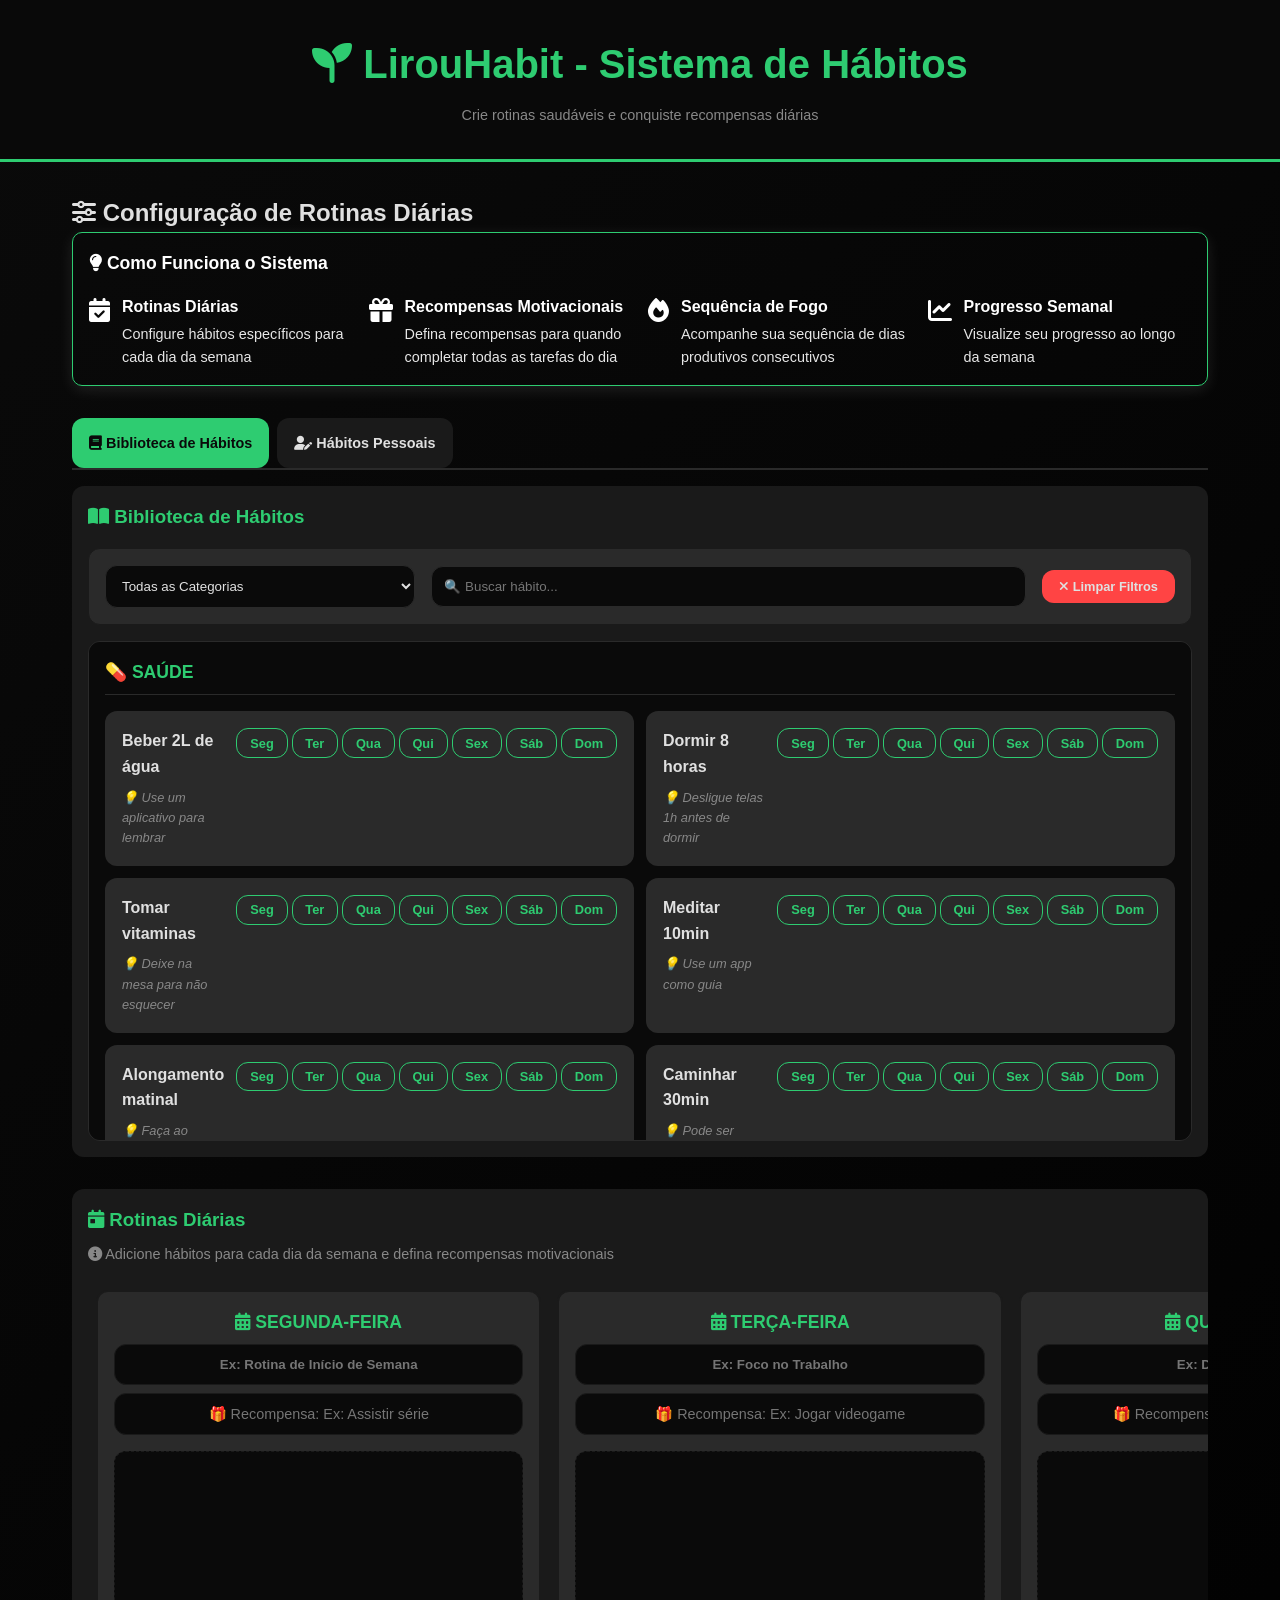
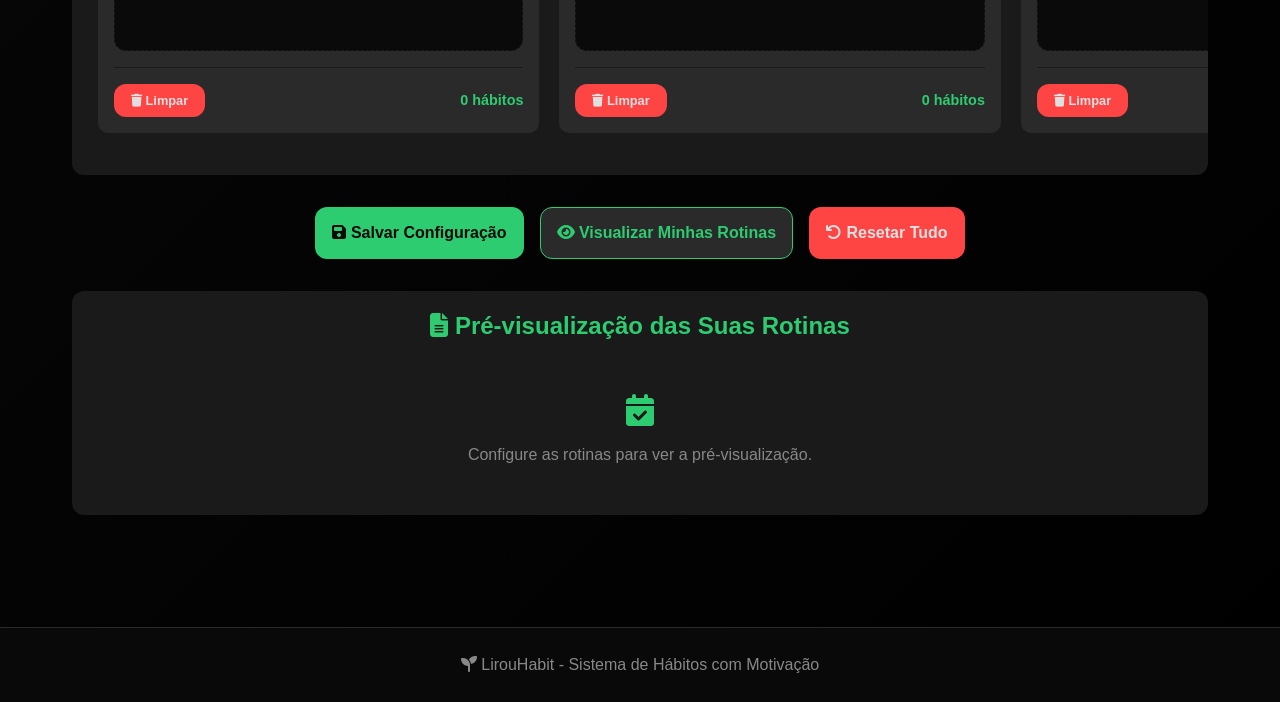
<file: index.html>
<!DOCTYPE html>
<html lang="pt-BR">
<head>
    <meta charset="UTF-8">
    <meta name="viewport" content="width=device-width, initial-scale=1.0">
    <title>LirouHabit - Sistema de Hábitos com Motivação</title>
    <link rel="stylesheet" href="https://cdnjs.cloudflare.com/ajax/libs/font-awesome/6.4.0/css/all.min.css">
    <link rel="stylesheet" href="style.css">
    <!-- Google tag (gtag.js) -->
    <script async src="https://www.googletagmanager.com/gtag/js?id=G-GEVTH1XCMR"></script>
    <script>
      window.dataLayer = window.dataLayer || [];
      function gtag(){dataLayer.push(arguments);}
      gtag('js', new Date());
      gtag('config', 'G-GEVTH1XCMR');
    </script>
</head>
<body>
    <header>
        <div class="header-content">
            <h1><i class="fas fa-seedling"></i> LirouHabit - Sistema de Hábitos</h1>
            <p>Crie rotinas saudáveis e conquiste recompensas diárias</p>
        </div>
    </header>

    <main>
        <section class="configuracao-avancada">
            <h2><i class="fas fa-sliders-h"></i> Configuração de Rotinas Diárias</h2>
            
            <!-- Informações Importantes -->
            <div class="info-sistema">
                <div class="info-card">
                    <h3><i class="fas fa-lightbulb"></i> Como Funciona o Sistema</h3>
                    <div class="info-grid">
                        <div class="info-item">
                            <i class="fas fa-calendar-check"></i>
                            <div>
                                <strong>Rotinas Diárias</strong>
                                <p>Configure hábitos específicos para cada dia da semana</p>
                            </div>
                        </div>
                        <div class="info-item">
                            <i class="fas fa-gift"></i>
                            <div>
                                <strong>Recompensas Motivacionais</strong>
                                <p>Defina recompensas para quando completar todas as tarefas do dia</p>
                            </div>
                        </div>
                        <div class="info-item">
                            <i class="fas fa-fire"></i>
                            <div>
                                <strong>Sequência de Fogo</strong>
                                <p>Acompanhe sua sequência de dias produtivos consecutivos</p>
                            </div>
                        </div>
                        <div class="info-item">
                            <i class="fas fa-chart-line"></i>
                            <div>
                                <strong>Progresso Semanal</strong>
                                <p>Visualize seu progresso ao longo da semana</p>
                            </div>
                        </div>
                    </div>
                </div>
            </div>

            <!-- Abas para Biblioteca -->
            <div class="abas-biblioteca">
                <button class="aba ativa" data-aba="biblioteca-principal">
                    <i class="fas fa-book"></i> Biblioteca de Hábitos
                </button>
                <button class="aba" data-aba="biblioteca-pessoal">
                    <i class="fas fa-user-edit"></i> Hábitos Pessoais
                </button>
            </div>
            
            <!-- Biblioteca Principal -->
            <div id="biblioteca-principal" class="conteudo-aba ativa">
                <div class="biblioteca-exercicios">
                    <h3><i class="fas fa-book-open"></i> Biblioteca de Hábitos</h3>
                    <div class="filtros">
                        <select id="filtro-categoria">
                            <option value="">Todas as Categorias</option>
                            <option value="saude">💊 Saúde</option>
                            <option value="produtividade">⚡ Produtividade</option>
                            <option value="mental">🧠 Saúde Mental</option>
                            <option value="fitness">🏃‍♂️ Fitness</option>
                            <option value="aprendizado">📚 Aprendizado</option>
                            <option value="social">👥 Social</option>
                            <option value="casa">🏠 Casa</option>
                            <option value="financeiro">💰 Financeiro</option>
                        </select>
                        <input type="text" id="busca-habito" placeholder="🔍 Buscar hábito...">
                        <button id="btn-limpar-filtros" class="btn-limpar">
                            <i class="fas fa-times"></i> Limpar Filtros
                        </button>
                    </div>
                    <div id="lista-habitos" class="lista-exercicios">
                        <!-- Hábitos carregados via JavaScript -->
                    </div>
                </div>
            </div>
            
            <!-- Biblioteca Pessoal -->
            <div id="biblioteca-pessoal" class="conteudo-aba">
                <div class="biblioteca-pessoal">
                    <h3><i class="fas fa-user-edit"></i> Hábitos Pessoais</h3>
                    <div class="adicionar-exercicio-pessoal">
                        <div class="form-grid">
                            <input type="text" id="novo-habito-nome" placeholder="Nome do hábito">
                            <select id="novo-habito-categoria">
                                <option value="saude">💊 Saúde</option>
                                <option value="produtividade">⚡ Produtividade</option>
                                <option value="mental">🧠 Saúde Mental</option>
                                <option value="fitness">🏃‍♂️ Fitness</option>
                                <option value="aprendizado">📚 Aprendizado</option>
                                <option value="social">👥 Social</option>
                                <option value="casa">🏠 Casa</option>
                                <option value="financeiro">💰 Financeiro</option>
                            </select>
                            <input type="text" id="novo-habito-dica" placeholder="Dica (opcional)">
                            <button id="btn-adicionar-pessoal" class="btn-principal">
                                <i class="fas fa-plus"></i> Adicionar Hábito
                            </button>
                        </div>
                    </div>
                    <div id="lista-habitos-pessoal" class="lista-exercicios">
                        <!-- Hábitos pessoais carregados via JavaScript -->
                    </div>
                </div>
            </div>

            <!-- Rotinas Diárias -->
            <div class="treinos-personalizados">
                <h3><i class="fas fa-calendar-day"></i> Rotinas Diárias</h3>
                <p class="subtitulo">
                    <i class="fas fa-info-circle"></i> Adicione hábitos para cada dia da semana e defina recompensas motivacionais
                </p>
                
                <!-- Container com Scroll Horizontal -->
                <div class="scroll-horizontal">
                    <div class="grupos-treino-scroll">
                        <!-- Segunda-feira -->
                        <div class="grupo" data-grupo="segunda">
                            <div class="grupo-header">
                                <h4><i class="fas fa-calendar-alt"></i> SEGUNDA-FEIRA</h4>
                                <input type="text" class="nome-treino" placeholder="Ex: Rotina de Início de Semana">
                                <input type="text" class="recompensa-dia" placeholder="🎁 Recompensa: Ex: Assistir série">
                            </div>
                            <div class="exercicios-lista" data-grupo="segunda">
                                <!-- Hábitos selecionados -->
                            </div>
                            <div class="controles-grupo">
                                <button class="btn-limpar" data-treino="segunda">
                                    <i class="fas fa-trash"></i> Limpar
                                </button>
                                <span class="contador">0 hábitos</span>
                            </div>
                        </div>

                        <!-- Terça-feira -->
                        <div class="grupo" data-grupo="terca">
                            <div class="grupo-header">
                                <h4><i class="fas fa-calendar-alt"></i> TERÇA-FEIRA</h4>
                                <input type="text" class="nome-treino" placeholder="Ex: Foco no Trabalho">
                                <input type="text" class="recompensa-dia" placeholder="🎁 Recompensa: Ex: Jogar videogame">
                            </div>
                            <div class="exercicios-lista" data-grupo="terca">
                                <!-- Hábitos selecionados -->
                            </div>
                            <div class="controles-grupo">
                                <button class="btn-limpar" data-treino="terca">
                                    <i class="fas fa-trash"></i> Limpar
                                </button>
                                <span class="contador">0 hábitos</span>
                            </div>
                        </div>

                        <!-- Quarta-feira -->
                        <div class="grupo" data-grupo="quarta">
                            <div class="grupo-header">
                                <h4><i class="fas fa-calendar-alt"></i> QUARTA-FEIRA</h4>
                                <input type="text" class="nome-treino" placeholder="Ex: Dia de Equilíbrio">
                                <input type="text" class="recompensa-dia" placeholder="🎁 Recompensa: Ex: Comer sobremesa">
                            </div>
                            <div class="exercicios-lista" data-grupo="quarta">
                                <!-- Hábitos selecionados -->
                            </div>
                            <div class="controles-grupo">
                                <button class="btn-limpar" data-treino="quarta">
                                    <i class="fas fa-trash"></i> Limpar
                                </button>
                                <span class="contador">0 hábitos</span>
                            </div>
                        </div>

                        <!-- Quinta-feira -->
                        <div class="grupo" data-grupo="quinta">
                            <div class="grupo-header">
                                <h4><i class="fas fa-calendar-alt"></i> QUINTA-FEIRA</h4>
                                <input type="text" class="nome-treino" placeholder="Ex: Preparação para o Fim de Semana">
                                <input type="text" class="recompensa-dia" placeholder="🎁 Recompensa: Ex: Pedir comida">
                            </div>
                            <div class="exercicios-lista" data-grupo="quinta">
                                <!-- Hábitos selecionados -->
                            </div>
                            <div class="controles-grupo">
                                <button class="btn-limpar" data-treino="quinta">
                                    <i class="fas fa-trash"></i> Limpar
                                </button>
                                <span class="contador">0 hábitos</span>
                            </div>
                        </div>

                        <!-- Sexta-feira -->
                        <div class="grupo" data-grupo="sexta">
                            <div class="grupo-header">
                                <h4><i class="fas fa-calendar-alt"></i> SEXTA-FEIRA</h4>
                                <input type="text" class="nome-treino" placeholder="Ex: Finalização da Semana">
                                <input type="text" class="recompensa-dia" placeholder="🎁 Recompensa: Ex: Sair com amigos">
                            </div>
                            <div class="exercicios-lista" data-grupo="sexta">
                                <!-- Hábitos selecionados -->
                            </div>
                            <div class="controles-grupo">
                                <button class="btn-limpar" data-treino="sexta">
                                    <i class="fas fa-trash"></i> Limpar
                                </button>
                                <span class="contador">0 hábitos</span>
                            </div>
                        </div>

                        <!-- Sábado -->
                        <div class="grupo" data-grupo="sabado">
                            <div class="grupo-header">
                                <h4><i class="fas fa-calendar-alt"></i> SÁBADO</h4>
                                <input type="text" class="nome-treino" placeholder="Ex: Descanso Ativo">
                                <input type="text" class="recompensa-dia" placeholder="🎁 Recompensa: Ex: Dormir até tarde">
                            </div>
                            <div class="exercicios-lista" data-grupo="sabado">
                                <!-- Hábitos selecionados -->
                            </div>
                            <div class="controles-grupo">
                                <button class="btn-limpar" data-treino="sabado">
                                    <i class="fas fa-trash"></i> Limpar
                                </button>
                                <span class="contador">0 hábitos</span>
                            </div>
                        </div>

                        <!-- Domingo -->
                        <div class="grupo" data-grupo="domingo">
                            <div class="grupo-header">
                                <h4><i class="fas fa-calendar-alt"></i> DOMINGO</h4>
                                <input type="text" class="nome-treino" placeholder="Ex: Preparação para a Semana">
                                <input type="text" class="recompensa-dia" placeholder="🎁 Recompensa: Ex: Assistir filme">
                            </div>
                            <div class="exercicios-lista" data-grupo="domingo">
                                <!-- Hábitos selecionados -->
                            </div>
                            <div class="controles-grupo">
                                <button class="btn-limpar" data-treino="domingo">
                                    <i class="fas fa-trash"></i> Limpar
                                </button>
                                <span class="contador">0 hábitos</span>
                            </div>
                        </div>
                    </div>
                </div>
            </div>

            <!-- Ações -->
            <div class="acoes">
                <button id="btn-salvar" class="btn-principal">
                    <i class="fas fa-save"></i> Salvar Configuração
                </button>
                <button id="btn-visualizar" class="btn-secundario">
                    <i class="fas fa-eye"></i> Visualizar Minhas Rotinas
                </button>
                <button id="btn-resetar" class="btn-reset">
                    <i class="fas fa-undo"></i> Resetar Tudo
                </button>
            </div>

        </section>

        <!-- Pré-visualização -->
        <section class="preview-treino">
            <h2><i class="fas fa-file-alt"></i> Pré-visualização das Suas Rotinas</h2>
            <div id="preview-container">
                <div class="preview-placeholder">
                    <i class="fas fa-calendar-check"></i>
                    <p>Configure as rotinas para ver a pré-visualização.</p>
                </div>
            </div>
        </section>
    </main>

    <footer>
        <p><i class="fas fa-seedling"></i> LirouHabit - Sistema de Hábitos com Motivação</p>
    </footer>

    <script src="script-rotinas.js"></script>
</body>
</html>
</file>
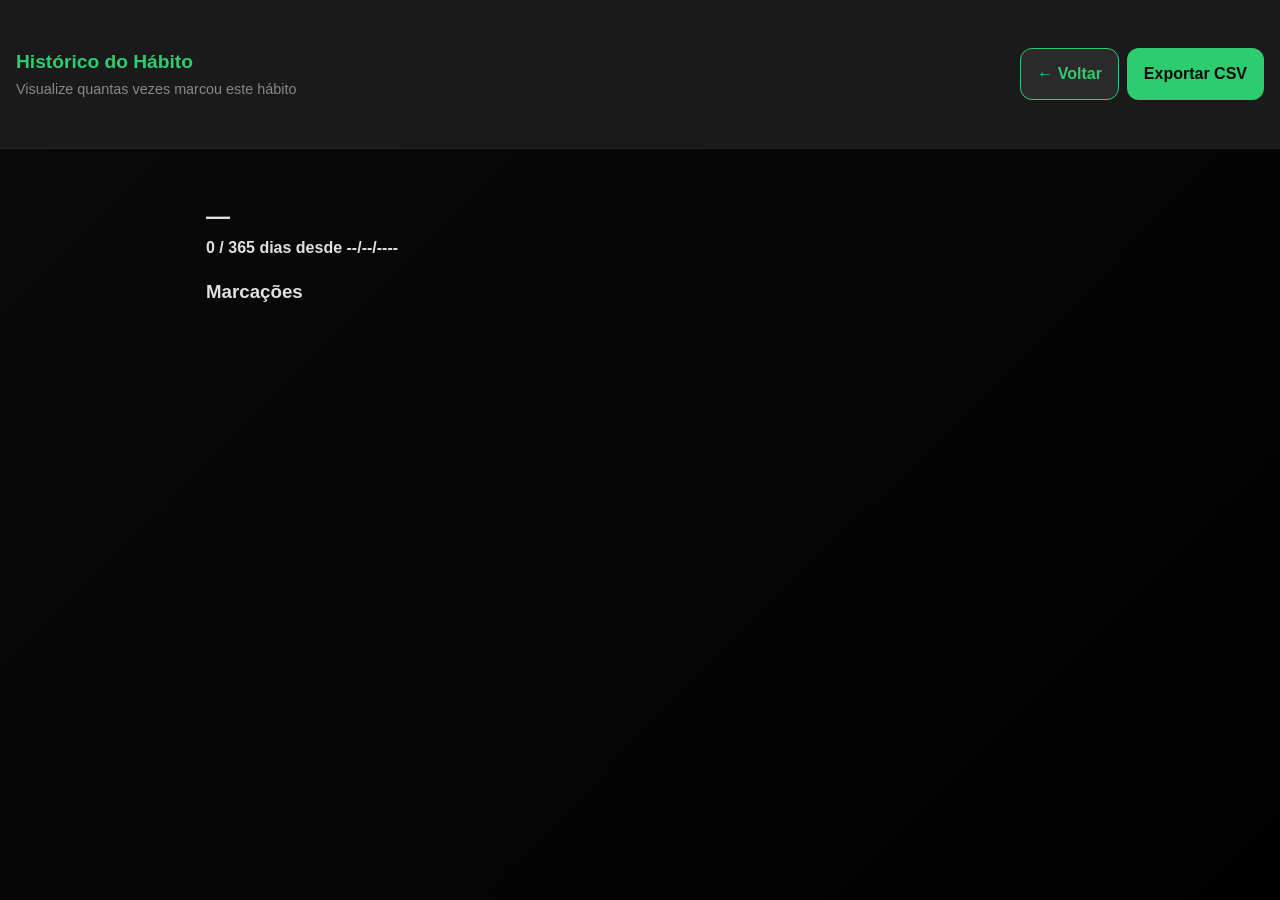
<file: historico.html>
<!DOCTYPE html>
<html lang="pt-BR">
<head>
    <meta charset="utf-8">
    <meta name="viewport" content="width=device-width,initial-scale=1">
    <title>Histórico do Hábito - LirouHabit</title>
    <link rel="stylesheet" href="style.css">
    <style>
        .topbar { 
            display:flex; 
            align-items:center; 
            justify-content:space-between; 
            gap:1rem; 
            padding:1rem; 
            background:var(--bg-card); 
            border-bottom:1px solid rgba(255,255,255,0.03);
            flex-direction: column;
        }
        .conteudo { 
            max-width:900px; 
            margin:2rem auto; 
            padding:1rem; 
        }
        .meta { 
            margin-bottom:1rem; 
        }
        .lista { 
            display:flex; 
            flex-direction:column; 
            gap:0.5rem; 
        }
        .item { 
            background:var(--bg-card-light); 
            padding:0.75rem; 
            border-radius:8px; 
        }
        .acoes { 
            display:flex; 
            gap:0.5rem; 
            flex-wrap: wrap;
            justify-content: center;
        }
        
        @media (min-width: 768px) {
            .topbar {
                flex-direction: row;
            }
            .acoes {
                justify-content: flex-end;
            }
        }
    </style>
    <!-- Google tag (gtag.js) -->
    <script async src="https://www.googletagmanager.com/gtag/js?id=G-GEVTH1XCMR"></script>
    <script>
      window.dataLayer = window.dataLayer || [];
      function gtag(){dataLayer.push(arguments);}
      gtag('js', new Date());
      gtag('config', 'G-GEVTH1XCMR');
    </script>
</head>
<body>
    <div class="topbar">
        <div>
            <h1 style="margin:0; font-size:1.2rem; color:var(--verde-principal)">Histórico do Hábito</h1>
            <div style="color:var(--text-muted); font-size:0.9rem">Visualize quantas vezes marcou este hábito</div>
        </div>
        <div class="acoes">
            <button id="btn-voltar" class="btn-secundario">← Voltar</button>
            <button id="btn-export" class="btn-principal">Exportar CSV</button>
        </div>
    </div>

    <main class="conteudo">
        <div class="meta">
            <h2 id="nome-habito">—</h2>
            <div id="contador" class="contador-historico">0 / 365 dias desde --/--/----</div>
        </div>

        <section>
            <h3>Marcações</h3>
            <div id="lista-marcas" class="lista">
                <!-- Datas -->
            </div>
        </section>
    </main>

    <script>
        // Helpers locais (copiados do app principal)
        function parseLocalDate(dateStr) { 
            if (!dateStr) return new Date(); 
            const parts = dateStr.split('-').map(Number); 
            return new Date(parts[0], parts[1]-1, parts[2]); 
        }
        
        function getLocalDateString(date = new Date()){ 
            const d = new Date(date); 
            const y=d.getFullYear(), 
                  m=String(d.getMonth()+1).padStart(2,'0'), 
                  day=String(d.getDate()).padStart(2,'0'); 
            return `${y}-${m}-${day}`; 
        }

        function qs(name){ 
            const u = new URL(window.location.href); 
            return u.searchParams.get(name); 
        }

        function carregar() {
            const habitoId = qs('habitoId');
            if (!habitoId) return;

            const raw = localStorage.getItem('historicoHabitos') || '{}';
            const historico = JSON.parse(raw);
            const dados = historico[habitoId] || { marcacoes: {}, startDate: null };

            // tentar nome a partir de configuracaoRotinas
            let nome = habitoId;
            try {
                const cfg = JSON.parse(localStorage.getItem('configuracaoRotinas') || '{}');
                const parts = habitoId.split('-');
                const idx = Number(parts.pop());
                const dia = parts.join('-');
                nome = cfg.dias?.[dia]?.habitos?.[idx]?.nome || habitoId;
            } catch(e){}

            document.getElementById('nome-habito').textContent = nome;

            const marcacoes = Object.keys(dados.marcacoes || {}).sort((a,b) => parseLocalDate(b) - parseLocalDate(a));
            const total = marcacoes.length;
            const start = dados.startDate || '--';
            const startFmt = start !== '--' ? parseLocalDate(start).toLocaleDateString('pt-BR') : '--/--/----';

            document.getElementById('contador').textContent = `${total} / 365 dias desde ${startFmt}`;

            const lista = document.getElementById('lista-marcas');
            lista.innerHTML = '';
            if (marcacoes.length === 0) {
                lista.innerHTML = '<div class="item">Nenhuma marcação registrada.</div>';
            } else {
                marcacoes.forEach(d => {
                    const el = document.createElement('div');
                    el.className = 'item';
                    el.textContent = parseLocalDate(d).toLocaleDateString('pt-BR');
                    lista.appendChild(el);
                });
            }

            // export
            document.getElementById('btn-export').addEventListener('click', function(){
                const lines = ['date'];
                marcacoes.slice().reverse().forEach(d => lines.push(d));
                const csv = lines.join('\n');
                const blob = new Blob([csv], {type:'text/csv;charset=utf-8;'});
                const url = URL.createObjectURL(blob);
                const a = document.createElement('a');
                a.href = url;
                a.download = `${(nome||habitoId).replace(/[^a-z0-9]/gi,'_')}_historico.csv`;
                document.body.appendChild(a);
                a.click();
                a.remove();
                URL.revokeObjectURL(url);
            });

            document.getElementById('btn-voltar').addEventListener('click', function(){ 
                window.history.back(); 
            });
        }

        document.addEventListener('DOMContentLoaded', carregar);
    </script>
</body>
</html>
</file>
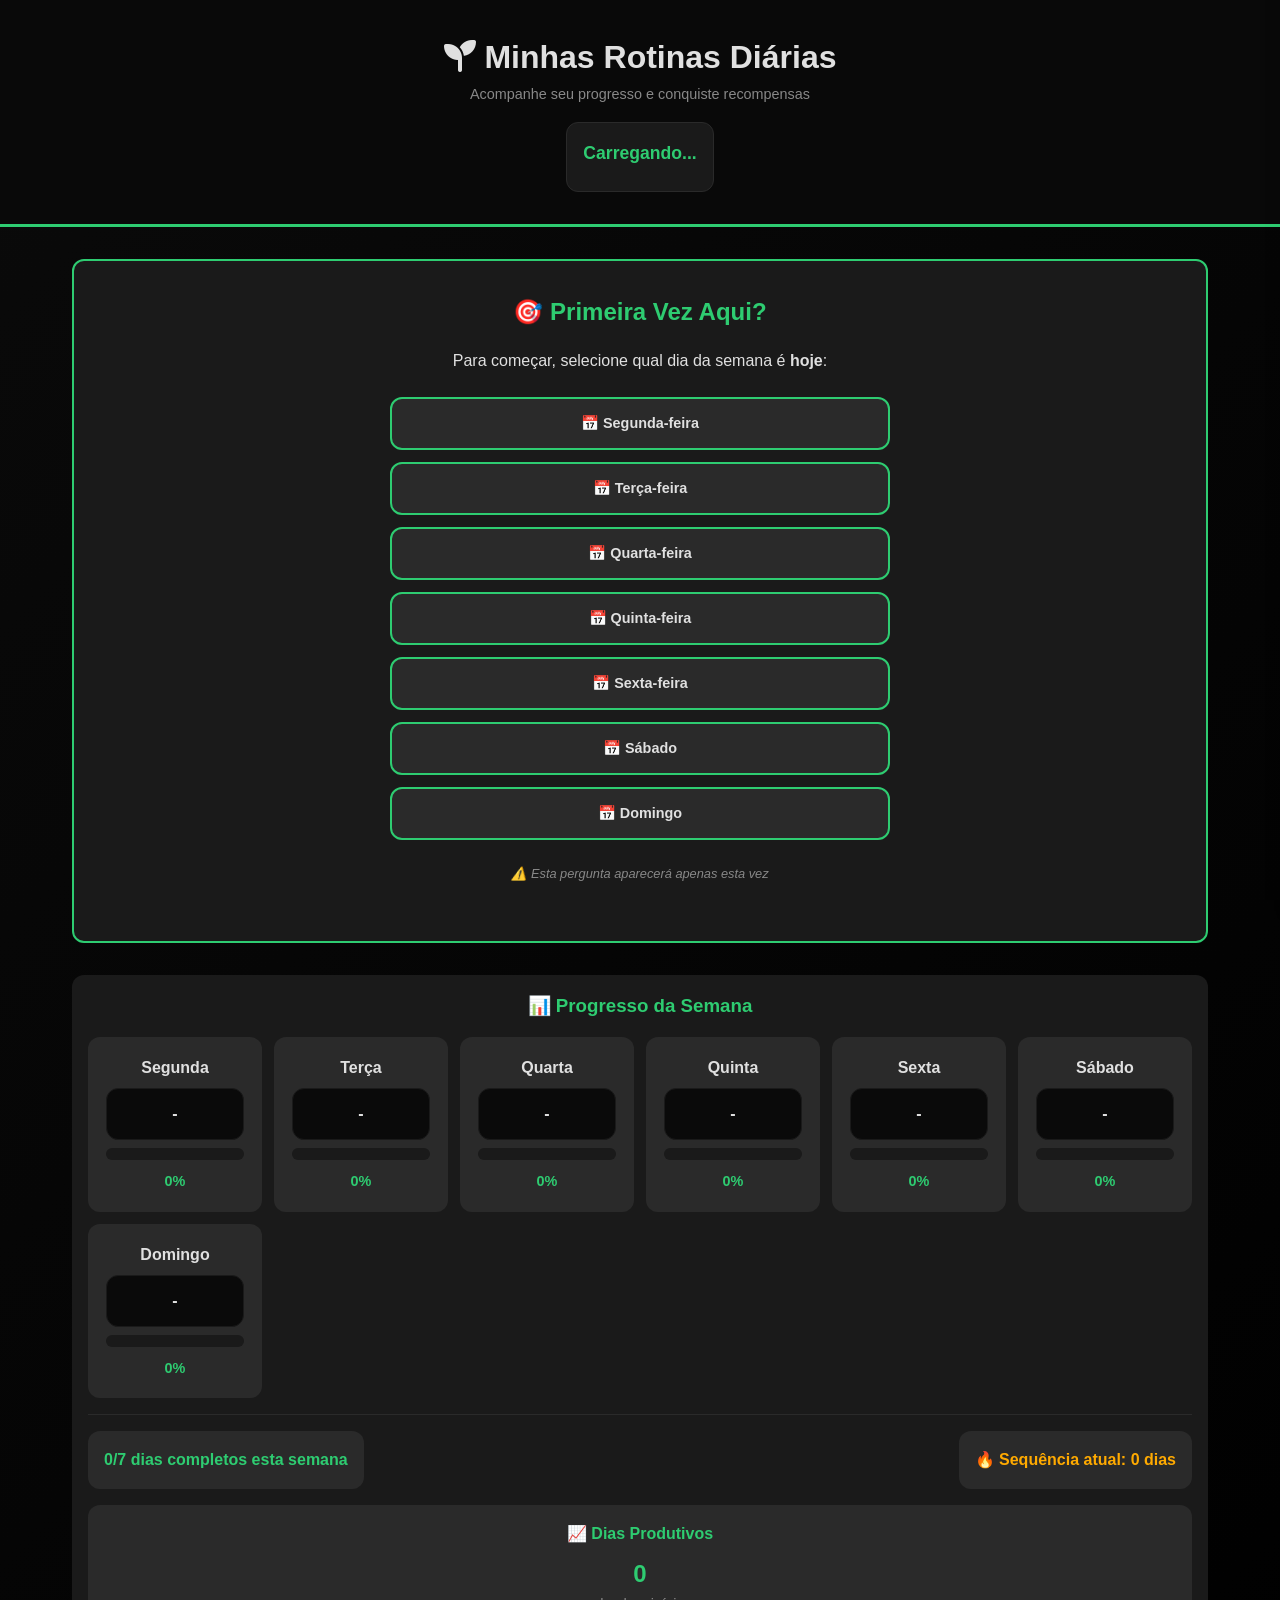
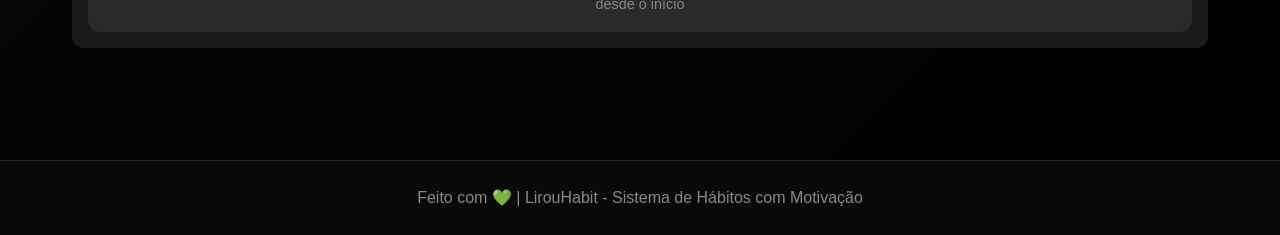
<file: usuario.html>
<!DOCTYPE html>
<html lang="pt-BR">
<head>
    <meta charset="UTF-8">
    <meta name="viewport" content="width=device-width, initial-scale=1.0">
    <title>LirouHabit - Minhas Rotinas</title>
    <link rel="stylesheet" href="https://cdnjs.cloudflare.com/ajax/libs/font-awesome/6.4.0/css/all.min.css">
    <link rel="stylesheet" href="style.css">
    <!-- Google tag (gtag.js) -->
    <script async src="https://www.googletagmanager.com/gtag/js?id=G-GEVTH1XCMR"></script>
    <script>
      window.dataLayer = window.dataLayer || [];
      function gtag(){dataLayer.push(arguments);}
      gtag('js', new Date());
      gtag('config', 'G-GEVTH1XCMR');
    </script>
</head>
<body>
    <header>
        <h1><i class="fas fa-seedling"></i> Minhas Rotinas Diárias</h1>
        <p>Acompanhe seu progresso e conquiste recompensas</p>
        <div class="info-aluno">
            <span id="status-dia" class="status-pendente">Carregando...</span>
            <span id="dia-atual" class="treino-info"></span>
        </div>
    </header>

    <main>
        <section id="conteudo-rotina">
            <div class="mensagem-inicial">
                <h2>Bem-vindo ao seu sistema de hábitos!</h2>
                <p>O sistema está carregando sua rotina do dia automaticamente...</p>
                <p>Marque cada hábito conforme for concluindo ✅</p>
            </div>
        </section>

        <section class="progresso-semanal">
            <h3>📊 Progresso da Semana</h3>
            <div class="progresso-dias">
                <div class="dia-progresso" data-dia="segunda">
                    <span>Segunda</span>
                    <div class="nome-treino">-</div>
                    <div class="barra-progresso">
                        <div class="progresso" style="width: 0%"></div>
                    </div>
                    <span class="percentual">0%</span>
                </div>
                <div class="dia-progresso" data-dia="terca">
                    <span>Terça</span>
                    <div class="nome-treino">-</div>
                    <div class="barra-progresso">
                        <div class="progresso" style="width: 0%"></div>
                    </div>
                    <span class="percentual">0%</span>
                </div>
                <div class="dia-progresso" data-dia="quarta">
                    <span>Quarta</span>
                    <div class="nome-treino">-</div>
                    <div class="barra-progresso">
                        <div class="progresso" style="width: 0%"></div>
                    </div>
                    <span class="percentual">0%</span>
                </div>
                <div class="dia-progresso" data-dia="quinta">
                    <span>Quinta</span>
                    <div class="nome-treino">-</div>
                    <div class="barra-progresso">
                        <div class="progresso" style="width: 0%"></div>
                    </div>
                    <span class="percentual">0%</span>
                </div>
                <div class="dia-progresso" data-dia="sexta">
                    <span>Sexta</span>
                    <div class="nome-treino">-</div>
                    <div class="barra-progresso">
                        <div class="progresso" style="width: 0%"></div>
                    </div>
                    <span class="percentual">0%</span>
                </div>
                <div class="dia-progresso" data-dia="sabado">
                    <span>Sábado</span>
                    <div class="nome-treino">-</div>
                    <div class="barra-progresso">
                        <div class="progresso" style="width: 0%"></div>
                    </div>
                    <span class="percentual">0%</span>
                </div>
                <div class="dia-progresso" data-dia="domingo">
                    <span>Domingo</span>
                    <div class="nome-treino">-</div>
                    <div class="barra-progresso">
                        <div class="progresso" style="width: 0%"></div>
                    </div>
                    <span class="percentual">0%</span>
                </div>
            </div>
            <div class="resumo-semanal">
                <div id="contador-semanal">0/7 dias completos esta semana</div>
                <div id="streak-atual">🔥 Sequência atual: 0 dias</div>
            </div>
            
            <!-- Contador de dias produtivos -->
            <div class="contador-academia">
                <h4>📈 Dias Produtivos</h4>
                <div class="numero" id="contador-dias">0</div>
                <div class="label">desde o início</div>
            </div>
        </section>
    </main>

    <footer>
        <p>Feito com 💚 | LirouHabit - Sistema de Hábitos com Motivação</p>
    </footer>

    <script src="script-usuario.js"></script>
    <!-- Drawer de Histórico de Hábitos -->
    <div id="drawer-historico" class="drawer-historico" aria-hidden="true">
        <div class="drawer-backdrop" id="drawer-backdrop"></div>
        <aside class="drawer-panel" role="dialog" aria-modal="true">
            <header class="drawer-header">
                <h2 id="hist-titulo">Histórico</h2>
                <button id="fechar-historico" class="btn-fechar">✕</button>
            </header>
            <div class="drawer-body" id="hist-corpo">
                <!-- Conteúdo preenchido por JS -->
                <div class="hist-resumo">
                    <div class="contador-historico" id="hist-contador">0 / 365 dias desde --/--/----</div>
                    <div class="hist-lista" id="hist-lista">
                        <!-- Datas listadas aqui -->
                    </div>
                </div>
            </div>
        </aside>
    </div>
</body>
</html>
</file>
<file: style.css>
/* ===== VARIÁVEIS DE CORES ===== */
:root {
    --verde-principal: #2ecc71;
    --verde-escuro: #27ae60;
    --verde-claro: #58d68d;
    --verde-suave: rgba(46, 204, 113, 0.1);
    --roxo-principal: #9b59b6;
    --roxo-suave: rgba(155, 89, 182, 0.1);
    --bg-dark: #0a0a0a;
    --bg-card: #1a1a1a;
    --bg-card-light: #2a2a2a;
    --text-light: #e0e0e0;
    --text-muted: #888;
    --border-radius: 12px;
    --shadow: 0 4px 12px rgba(0, 0, 0, 0.3);
    --shadow-hover: 0 6px 20px rgba(0, 0, 0, 0.4);
    --transition: all 0.3s ease;
}

/* ===== RESET E CONFIGURAÇÕES GERAIS ===== */
* {
    margin: 0;
    padding: 0;
    box-sizing: border-box;
}

body {
    font-family: 'Segoe UI', Tahoma, Geneva, Verdana, sans-serif;
    background: linear-gradient(135deg, var(--bg-dark), #000000);
    color: var(--text-light);
    min-height: 100vh;
    line-height: 1.6;
}

/* ===== HEADER ===== */
header {
    background: rgba(10, 10, 10, 0.95);
    padding: 1rem;
    text-align: center;
    border-bottom: 3px solid var(--verde-principal);
    backdrop-filter: blur(10px);
}

.header-content h1 {
    font-size: 1.5rem;
    margin-bottom: 0.5rem;
    color: var(--verde-principal);
    font-weight: bold;
}

header p {
    color: var(--text-muted);
    font-size: 0.9rem;
}

/* ===== MAIN CONTENT ===== */
main {
    max-width: 1200px;
    margin: 0 auto;
    padding: 1rem;
}

section {
    margin-bottom: 2rem;
}

/* ===== ABAS ===== */
.abas-biblioteca {
    display: flex;
    margin-bottom: 1rem;
    border-bottom: 2px solid var(--bg-card-light);
    flex-direction: column;
    gap: 0.5rem;
}

.aba {
    background: var(--bg-card);
    color: var(--text-light);
    border: none;
    padding: 1rem;
    cursor: pointer;
    transition: var(--transition);
    border-radius: var(--border-radius);
    border: 1px solid transparent;
    text-align: center;
    width: 100%;
}

.aba.ativa {
    background: var(--verde-principal);
    color: var(--bg-dark);
    font-weight: bold;
}

.aba:hover {
    background: var(--verde-principal);
    color: var(--bg-dark);
    border-color: var(--verde-principal);
}

.conteudo-aba {
    display: none;
}

.conteudo-aba.ativa {
    display: block;
}

/* ===== BOTÕES ===== */
button {
    background: var(--verde-principal);
    color: var(--bg-dark);
    border: none;
    padding: 0.75rem 1.5rem;
    border-radius: var(--border-radius);
    font-weight: bold;
    cursor: pointer;
    transition: var(--transition);
    font-size: 0.9rem;
    border: 1px solid transparent;
}

button:hover {
    background: var(--verde-claro);
    transform: translateY(-2px);
    box-shadow: var(--shadow-hover);
}

button:active {
    transform: translateY(0);
}

.btn-principal {
    background: var(--verde-principal);
    color: var(--bg-dark);
}

.btn-secundario {
    background: var(--bg-card-light);
    color: var(--verde-principal);
    border: 1px solid var(--verde-principal);
}

.btn-secundario:hover {
    background: var(--verde-principal);
    color: var(--bg-dark);
}

.btn-reset {
    background: #ff4444;
    color: var(--text-light);
}

.btn-reset:hover {
    background: #ff6666;
}

.btn-add {
    padding: 0.4rem 0.8rem !important;
    font-size: 0.8rem !important;
    min-width: 35px;
    background: var(--bg-card-light);
    color: var(--verde-principal);
    border: 1px solid var(--verde-principal);
}

.btn-add:hover {
    background: var(--verde-principal);
    color: var(--bg-dark);
}

.btn-limpar {
    background: #ff4444;
    color: var(--text-light);
    padding: 0.5rem 1rem;
    font-size: 0.8rem;
}

/* ===== STATUS DO DIA ===== */
.info-aluno {
    margin-top: 1rem;
    padding: 1rem;
    background: var(--bg-card);
    border-radius: var(--border-radius);
    display: inline-block;
    border: 1px solid var(--bg-card-light);
}

.status-pendente {
    color: var(--verde-principal);
    font-weight: bold;
    font-size: 1.1rem;
}

.status-concluido {
    color: #00b894;
    font-weight: bold;
    font-size: 1.1rem;
}

.status-descanso {
    color: var(--verde-claro);
    font-weight: bold;
    font-size: 1.1rem;
}

.status-andamento {
    color: #ffaa00;
    font-weight: bold;
    font-size: 1.1rem;
}

.treino-info {
    display: block;
    margin-top: 0.5rem;
    color: var(--text-muted);
    font-size: 0.9rem;
}

/* ===== ÁREA DE TESTES ===== */
.botoes-teste {
    text-align: center;
    margin-bottom: 2rem;
    padding: 1.5rem;
    background: var(--bg-card);
    border-radius: var(--border-radius);
    border: 2px solid var(--verde-principal);
}

.botoes-teste p {
    font-size: 0.8rem;
    color: var(--text-muted);
    margin-top: 0.5rem;
}

/* ===== MENSAGENS INICIAIS ===== */
.mensagem-inicial {
    text-align: center;
    padding: 2rem 1rem;
    background: var(--bg-card);
    border-radius: var(--border-radius);
    border: 2px dashed var(--bg-card-light);
}

.mensagem-inicial h2 {
    color: var(--verde-principal);
    margin-bottom: 1rem;
}

.mensagem-inicial p {
    color: var(--text-muted);
    margin-bottom: 0.5rem;
}

/* ===== CABEÇALHO DO DIA ===== */
.cabecalho-treino {
    text-align: center;
    padding: 1rem;
    background: var(--bg-card);
    border-radius: var(--border-radius) var(--border-radius) 0 0;
    border-bottom: 2px solid var(--verde-principal);
}

.cabecalho-treino h2 {
    color: var(--verde-principal);
    margin-bottom: 0.5rem;
}

.cabecalho-treino p {
    color: var(--text-muted);
}

/* ===== LISTA DE HÁBITOS (USUÁRIO) ===== */
.lista-exercicios-aluno {
    background: var(--bg-card);
    border-radius: 0 0 var(--border-radius) var(--border-radius);
    padding: 1rem;
}

.exercicio-aluno {
    background: var(--bg-card-light);
    padding: 1rem;
    margin: 0.75rem 0;
    border-radius: var(--border-radius);
    display: flex;
    justify-content: space-between;
    align-items: center;
    border-left: 4px solid var(--verde-principal);
    transition: var(--transition);
    border: 1px solid transparent;
    flex-direction: column;
    gap: 1rem;
    text-align: center;
}

.exercicio-aluno:hover {
    background: var(--bg-card);
    transform: translateX(5px);
    border-color: var(--verde-suave);
}

.exercicio-aluno.concluido {
    border-left-color: #00b894;
    opacity: 0.9;
    background: rgba(0, 184, 148, 0.1);
}

.exercicio-info h3 {
    color: var(--text-light);
    margin-bottom: 0.5rem;
    font-size: 1.1rem;
}

.series-repeticoes {
    color: var(--verde-principal);
    font-weight: bold;
    font-size: 0.9rem;
}

.dica-exercicio {
    color: var(--text-muted);
    font-size: 0.85rem;
    margin-top: 0.5rem;
    font-style: italic;
}

/* ===== CHECKBOX PERSONALIZADO ===== */
.checkbox-container {
    display: block;
    position: relative;
    cursor: pointer;
    width: 30px;
    height: 30px;
}

.checkbox-container input {
    opacity: 0;
    position: absolute;
    width: 0;
    height: 0;
}

.checkmark {
    width: 30px;
    height: 30px;
    background: var(--bg-card);
    border-radius: 50%;
    display: flex;
    align-items: center;
    justify-content: center;
    border: 2px solid var(--bg-card-light);
    transition: var(--transition);
}

.checkbox-container:hover .checkmark {
    border-color: var(--verde-principal);
}

.checkbox-container input:checked + .checkmark {
    background: #00b894;
    border-color: #00b894;
}

.checkbox-container input:checked + .checkmark::after {
    content: '✓';
    color: var(--bg-dark);
    font-weight: bold;
    font-size: 1rem;
}

/* ===== PROGRESSO SEMANAL ===== */
.progresso-semanal {
    background: var(--bg-card);
    padding: 1rem;
    border-radius: var(--border-radius);
    margin-top: 2rem;
}

.progresso-semanal h3 {
    color: var(--verde-principal);
    margin-bottom: 1rem;
    text-align: center;
}

.progresso-dias {
    display: grid;
    grid-template-columns: 1fr;
    gap: 0.75rem;
    margin: 1rem 0;
}

.dia-progresso {
    background: var(--bg-card-light);
    padding: 1rem;
    border-radius: var(--border-radius);
    text-align: center;
    transition: var(--transition);
    border: 2px solid transparent;
}

.dia-progresso:hover {
    transform: translateY(-2px);
    border-color: var(--verde-suave);
}

.dia-progresso.completo {
    background: rgba(0, 184, 148, 0.15);
    border: 2px solid #00b894;
}

.dia-progresso span:first-child {
    display: block;
    font-weight: bold;
    margin-bottom: 0.5rem;
    color: var(--text-light);
}

.barra-progresso {
    background: var(--bg-card);
    border-radius: 10px;
    height: 12px;
    margin: 0.5rem 0;
    overflow: hidden;
    position: relative;
}

.progresso {
    background: linear-gradient(90deg, #00b894, #00d8a4);
    height: 100%;
    transition: width 0.8s ease;
    border-radius: 10px;
}

.percentual {
    color: var(--verde-principal);
    font-weight: bold;
    font-size: 0.9rem;
}

.resumo-semanal {
    display: flex;
    justify-content: space-between;
    margin-top: 1rem;
    padding-top: 1rem;
    border-top: 1px solid var(--bg-card-light);
    flex-direction: column;
    gap: 0.75rem;
}

.resumo-semanal div {
    background: var(--bg-card-light);
    padding: 1rem;
    border-radius: var(--border-radius);
    font-weight: bold;
    text-align: center;
}

#contador-semanal {
    color: var(--verde-principal);
}

#streak-atual {
    color: #ffaa00;
}

/* ===== BIBLIOTECA DE HÁBITOS ===== */
.biblioteca-exercicios, .biblioteca-pessoal {
    background: var(--bg-card);
    padding: 1rem;
    border-radius: var(--border-radius);
    margin-bottom: 2rem;
}

.biblioteca-exercicios h3, .biblioteca-pessoal h3 {
    color: var(--verde-principal);
    margin-bottom: 1rem;
}

.filtros {
    display: flex;
    gap: 1rem;
    margin-bottom: 1rem;
    flex-wrap: wrap;
    background: var(--bg-card-light);
    padding: 1rem;
    border-radius: var(--border-radius);
    border: 1px solid var(--bg-card);
    flex-direction: column;
}

.filtros select, .filtros input {
    padding: 0.75rem;
    border-radius: var(--border-radius);
    border: 1px solid var(--bg-card-light);
    background: var(--bg-dark);
    color: var(--text-light);
    transition: var(--transition);
    width: 100%;
}

.filtros select:focus, .filtros input:focus {
    outline: none;
    border-color: var(--verde-principal);
}

.filtros input {
    flex: 1;
}

.lista-exercicios {
    max-height: 500px;
    overflow-y: auto;
    background: var(--bg-dark);
    border-radius: var(--border-radius);
    padding: 1rem;
    border: 1px solid var(--bg-card-light);
}

.grupo-biblioteca {
    margin-bottom: 1.5rem;
}

.grupo-biblioteca h5 {
    color: var(--verde-principal);
    margin-bottom: 1rem;
    padding-bottom: 0.5rem;
    border-bottom: 1px solid var(--bg-card-light);
    font-size: 1.1rem;
}

.exercicios-grupo {
    display: grid;
    grid-template-columns: 1fr;
    gap: 0.75rem;
}

.exercicio-biblioteca {
    background: var(--bg-card-light);
    padding: 1rem;
    border-radius: var(--border-radius);
    display: flex;
    justify-content: space-between;
    align-items: flex-start;
    transition: var(--transition);
    border-left: 3px solid var(--verde-principal);
    border: 1px solid transparent;
    flex-direction: column;
    gap: 0.75rem;
}

.exercicio-biblioteca:hover {
    background: var(--bg-card);
    transform: translateX(3px);
    border-color: var(--verde-suave);
}

.exercicio-info {
    flex: 1;
}

.exercicio-info strong {
    color: var(--text-light);
    display: block;
    margin-bottom: 0.25rem;
}

.exercicio-info span {
    color: var(--verde-principal);
    font-size: 0.85rem;
    font-weight: bold;
}

.exercicio-dica {
    color: var(--text-muted);
    font-size: 0.8rem;
    margin-top: 0.5rem;
    font-style: italic;
}

/* ===== ADICIONAR HÁBITO PESSOAL ===== */
.adicionar-exercicio-pessoal {
    margin-bottom: 1.5rem;
}

.form-grid {
    display: grid;
    grid-template-columns: 1fr;
    gap: 0.75rem;
    margin-bottom: 1.5rem;
}

.form-grid input, .form-grid select {
    padding: 0.75rem;
    border-radius: var(--border-radius);
    border: 1px solid var(--bg-card-light);
    background: var(--bg-dark);
    color: var(--text-light);
    transition: var(--transition);
    width: 100%;
}

.form-grid input:focus, .form-grid select:focus {
    outline: none;
    border-color: var(--verde-principal);
}

.sem-exercicios {
    text-align: center;
    color: var(--text-muted);
    padding: 2rem;
    font-style: italic;
}

/* ===== ROTINAS DIÁRIAS ===== */
.treinos-personalizados {
    background: var(--bg-card);
    padding: 1rem;
    border-radius: var(--border-radius);
    margin-bottom: 2rem;
}

.treinos-personalizados h3 {
    color: var(--verde-principal);
    margin-bottom: 0.5rem;
}

.subtitulo {
    color: var(--text-muted);
    margin-bottom: 1rem;
    font-size: 0.9rem;
}

.scroll-horizontal {
    overflow-x: auto;
    margin: 0 -1rem;
    padding: 0 1rem 1rem;
}

.grupos-treino-scroll {
    display: flex;
    gap: 1rem;
    min-width: max-content;
    padding: 0.5rem;
    flex-direction: column;
}

.grupo {
    background: var(--bg-card-light);
    padding: 1rem;
    border-radius: var(--border-radius);
    border: 2px solid var(--bg-card);
    transition: var(--transition);
    min-width: auto;
    width: 100%;
}

.grupo:hover {
    border-color: var(--verde-suave);
}

.grupo-header {
    margin-bottom: 1rem;
    text-align: center;
}

.grupo-header h4 {
    color: var(--verde-principal);
    margin-bottom: 0.5rem;
    font-size: 1.1rem;
}

.nome-treino {
    width: 100%;
    padding: 0.75rem;
    border-radius: var(--border-radius);
    border: 1px solid var(--bg-card);
    background: var(--bg-dark);
    color: var(--text-light);
    text-align: center;
    font-weight: bold;
    transition: var(--transition);
    margin-bottom: 0.5rem;
}

.nome-treino:focus {
    outline: none;
    border-color: var(--verde-principal);
}

.recompensa-dia {
    width: 100%;
    padding: 0.75rem;
    border-radius: var(--border-radius);
    border: 1px solid var(--bg-card);
    background: var(--bg-dark);
    color: var(--text-light);
    text-align: center;
    transition: var(--transition);
    font-size: 0.9rem;
}

.recompensa-dia:focus {
    outline: none;
    border-color: var(--roxo-principal);
}

.exercicios-lista {
    min-height: 200px;
    max-height: 300px;
    overflow-y: auto;
    margin: 1rem 0;
    padding: 0.5rem;
    background: var(--bg-dark);
    border-radius: var(--border-radius);
    border: 1px dashed var(--bg-card);
}

.exercicio-selecionado {
    background: var(--bg-card);
    padding: 1rem;
    margin: 0.5rem 0;
    border-radius: var(--border-radius);
    display: flex;
    justify-content: space-between;
    align-items: center;
    border-left: 3px solid var(--verde-principal);
    transition: var(--transition);
    flex-direction: column;
    gap: 1rem;
}

.exercicio-selecionado:hover {
    background: var(--bg-card-light);
}

.exercicio-config {
    display: flex;
    align-items: center;
    gap: 0.5rem;
}

.exercicio-config input {
    background: var(--bg-dark);
    border: 1px solid var(--bg-card);
    color: var(--text-light);
    padding: 0.4rem;
    border-radius: 4px;
    width: 60px;
    text-align: center;
    font-size: 0.9rem;
    transition: var(--transition);
}

.exercicio-config input:focus {
    outline: none;
    border-color: var(--verde-principal);
}

.exercicio-config .btn-remover-exercicio {
    background: #ff4444;
    color: var(--text-light);
    padding: 0.4rem 0.6rem;
    font-size: 0.8rem;
    min-width: auto;
}

.controles-grupo {
    display: flex;
    justify-content: space-between;
    align-items: center;
    margin-top: 1rem;
    padding-top: 1rem;
    border-top: 1px solid var(--bg-card);
    flex-direction: column;
    gap: 0.5rem;
}

.contador {
    color: var(--verde-principal);
    font-weight: bold;
    font-size: 0.9rem;
}

/* ===== AÇÕES PRINCIPAIS ===== */
.acoes {
    display: flex;
    gap: 1rem;
    justify-content: center;
    margin: 2rem 0;
    flex-wrap: wrap;
    flex-direction: column;
}

.acoes button {
    min-width: auto;
    font-size: 1rem;
    padding: 1rem;
    width: 100%;
}

/* ===== PRÉ-VISUALIZAÇÃO ===== */
.preview-treino {
    background: var(--bg-card);
    padding: 1rem;
    border-radius: var(--border-radius);
    margin-top: 2rem;
}

.preview-treino h2 {
    color: var(--verde-principal);
    margin-bottom: 1rem;
    text-align: center;
}

.preview-lista {
    display: grid;
    grid-template-columns: 1fr;
    gap: 1rem;
}

.preview-dia {
    background: var(--bg-card-light);
    padding: 1rem;
    border-radius: var(--border-radius);
    border: 2px solid var(--bg-card);
    transition: var(--transition);
}

.preview-dia:hover {
    border-color: var(--verde-suave);
}

.preview-dia h3 {
    color: var(--verde-principal);
    margin-bottom: 1rem;
    text-align: center;
    font-size: 1.1rem;
}

.preview-descanso {
    color: var(--verde-claro);
    font-style: italic;
    text-align: center;
    display: block;
    padding: 1rem;
    background: var(--verde-suave);
    border-radius: var(--border-radius);
}

.preview-vazio {
    color: #ff4444;
    font-style: italic;
    text-align: center;
    display: block;
    padding: 1rem;
    background: rgba(255, 68, 68, 0.1);
    border-radius: var(--border-radius);
}

.preview-exercicios {
    display: flex;
    flex-direction: column;
    gap: 0.5rem;
}

.preview-exercicios span {
    background: var(--bg-card);
    padding: 0.5rem;
    border-radius: 4px;
    font-size: 0.85rem;
    border-left: 3px solid var(--verde-principal);
}

/* ===== FEEDBACK TEMPORÁRIO ===== */
.feedback-temporario {
    position: fixed;
    top: 20px;
    right: 20px;
    background: var(--verde-principal);
    color: var(--bg-dark);
    padding: 1rem 1.5rem;
    border-radius: var(--border-radius);
    animation: slideIn 0.3s ease;
    z-index: 1000;
    font-weight: bold;
    box-shadow: var(--shadow-hover);
    border: 2px solid var(--verde-claro);
    max-width: 300px;
}

@keyframes slideIn {
    from { 
        transform: translateX(100%); 
        opacity: 0; 
    }
    to { 
        transform: translateX(0); 
        opacity: 1; 
    }
}

@keyframes slideOut {
    from { 
        transform: translateX(0); 
        opacity: 1; 
    }
    to { 
        transform: translateX(100%); 
        opacity: 0; 
    }
}

/* ===== FOOTER ===== */
footer {
    background: rgba(10, 10, 10, 0.95);
    padding: 1.5rem;
    text-align: center;
    border-top: 1px solid var(--bg-card-light);
    margin-top: 3rem;
}

footer p {
    color: var(--text-muted);
}

/* ===== SCROLLBAR PERSONALIZADA ===== */
::-webkit-scrollbar {
    width: 8px;
    height: 8px;
}

::-webkit-scrollbar-track {
    background: var(--bg-dark);
    border-radius: 4px;
}

::-webkit-scrollbar-thumb {
    background: var(--verde-principal);
    border-radius: 4px;
}

::-webkit-scrollbar-thumb:hover {
    background: var(--verde-claro);
}

/* ===== CONFIGURAÇÃO INICIAL ===== */
.configuracao-inicial {
    text-align: center;
    padding: 2rem 1rem;
    background: var(--bg-card);
    border-radius: var(--border-radius);
    border: 2px solid var(--verde-principal);
}

.configuracao-inicial h2 {
    color: var(--verde-principal);
    margin-bottom: 1rem;
}

.configuracao-inicial p {
    color: var(--text-light);
    margin-bottom: 1.5rem;
    font-size: 1rem;
}

.opcoes-treino {
    display: flex;
    flex-direction: column;
    gap: 0.75rem;
    max-width: 500px;
    margin: 0 auto;
}

.btn-treino-inicial {
    background: var(--bg-card-light);
    color: var(--text-light);
    border: 2px solid var(--verde-principal);
    padding: 1rem;
    border-radius: var(--border-radius);
    font-weight: bold;
    cursor: pointer;
    transition: var(--transition);
    font-size: 0.9rem;
    text-align: center;
}

.btn-treino-inicial:hover {
    background: var(--verde-principal);
    color: var(--bg-dark);
    transform: translateY(-2px);
}

.info-configuracao {
    font-size: 0.8rem !important;
    color: var(--text-muted) !important;
    font-style: italic;
    margin-top: 1.5rem !important;
}

/* ===== BOTÃO DE HISTÓRICO ===== */
.btn-historico {
    background: var(--bg-card-light);
    border: 1px solid var(--verde-principal);
    color: var(--verde-principal);
    padding: 0.4rem 0.8rem;
    border-radius: var(--border-radius);
    font-size: 0.8rem;
    cursor: pointer;
    transition: var(--transition);
    margin-top: 0.5rem;
    display: inline-flex;
    align-items: center;
    gap: 0.5rem;
}

.btn-historico:hover {
    background: var(--verde-principal);
    color: var(--bg-dark);
    transform: translateY(-1px);
}

.btn-historico i {
    font-size: 0.9rem;
}

/* ===== CONTADOR DE DIAS PRODUTIVOS ===== */
.contador-academia {
    background: var(--bg-card-light);
    padding: 1rem;
    border-radius: var(--border-radius);
    text-align: center;
    margin-top: 1rem;
}

.contador-academia h4 {
    color: var(--verde-principal);
    margin-bottom: 0.5rem;
}

.contador-academia .numero {
    font-size: 1.5rem;
    font-weight: bold;
    color: var(--verde-principal);
}

.contador-academia .label {
    color: var(--text-muted);
    font-size: 0.9rem;
}

/* ===== PREVIEW DO CICLO ===== */
.preview-ciclo {
    text-align: center;
}

.ciclo-treinos {
    display: grid;
    grid-template-columns: 1fr;
    gap: 1rem;
    margin: 1rem 0;
}

.treino-ciclo {
    background: var(--bg-card-light);
    padding: 1rem;
    border-radius: var(--border-radius);
    border-left: 4px solid var(--verde-principal);
}

.treino-ciclo h4 {
    color: var(--verde-principal);
    margin-bottom: 1rem;
}

.exercicios-ciclo {
    display: flex;
    flex-direction: column;
    gap: 0.5rem;
}

.exercicios-ciclo span {
    background: var(--bg-card);
    padding: 0.5rem;
    border-radius: 4px;
    font-size: 0.85rem;
}

.info-ciclo {
    color: var(--text-muted);
    font-style: italic;
    margin-top: 1rem;
}

.btn-perigo {
    background: #dc3545;
    color: white;
    border: none;
    padding: 10px 15px;
    border-radius: 5px;
    cursor: pointer;
    margin: 5px;
}

.btn-perigo-nuclear {
    background: #ff6b6b;
    color: white;
    border: 2px solid #ff0000;
    padding: 10px 15px;
    border-radius: 5px;
    cursor: pointer;
    margin: 5px;
    font-weight: bold;
}

.btn-perigo:hover {
    background: #c82333;
}

.btn-perigo-nuclear:hover {
    background: #ff5252;
    border-color: #cc0000;
}

.dia-progresso.faltou {
    background-color: #000000;
    border-left: 4px solid #e53e3e;
}

.dia-progresso.faltou .nome-treino {
    color: #e53e3e;
    font-weight: bold;
}

.percentual.faltou {
    color: #e53e3e;
    font-weight: bold;
}

.dia-progresso.faltou .progresso {
    background-color: #fed7d7;
}

.percentual.faltou {
    color: #e53e3e;
    font-weight: bold;
}

.dia-progresso.faltou {
    opacity: 0.7;
}

.info-sistema {
    margin-bottom: 2rem;
}

.info-card {
    border: solid 1px var(--verde-principal);
    color: white;
    padding: 1rem;
    border-radius: 10px;
    box-shadow: 0 4px 15px rgba(255, 255, 255, 0.1);
}

.info-card h3 {
    margin: 0 0 1rem 0;
    font-size: 1.1rem;
}

.info-grid {
    display: grid;
    grid-template-columns: 1fr;
    gap: 1rem;
}

.info-item {
    display: flex;
    align-items: flex-start;
    gap: 0.75rem;
    flex-direction: column;
    text-align: center;
}

.info-item i {
    font-size: 1.5rem;
    margin-top: 0.25rem;
    flex-shrink: 0;
}

.info-item strong {
    display: block;
    margin-bottom: 0.25rem;
}

.info-item p {
    margin: 0;
    font-size: 0.9rem;
    opacity: 0.9;
}

.exemplos-uso {
    background: #f8f9fa;
    padding: 1.5rem;
    border-radius: 10px;
    margin-bottom: 2rem;
    border-left: 4px solid #667eea;
}

.exemplos-uso h4 {
    margin: 0 0 1rem 0;
    color: #333;
}

.exemplos-grid {
    display: grid;
    grid-template-columns: repeat(auto-fit, minmax(200px, 1fr));
    gap: 1rem;
}

.exemplo {
    background: white;
    padding: 1rem;
    border-radius: 8px;
    border: 1px solid #e9ecef;
}

.exemplo strong {
    display: block;
    margin-bottom: 0.5rem;
    color: #495057;
}

.exemplo p {
    margin: 0;
    font-size: 0.9rem;
    color: #6c757d;
}

.dica-importante {
    background: #000000;
    border: 1px solid #ffeaa7;
    color: var(--verde-principal);
    padding: 1rem;
    border-radius: 8px;
    margin-top: 1rem;
}

.dica-importante i {
    color: var(--verde-principal);
}

.preview-placeholder {
    text-align: center;
    padding: 2rem;
    color: var(--text-muted);
}

.preview-placeholder i {
    font-size: 2rem;
    margin-bottom: 1rem;
    color: var(--verde-principal);
}

.recompensa-info {
    background: var(--roxo-suave);
    padding: 0.75rem;
    border-radius: 4px;
    margin-top: 0.5rem;
    font-size: 0.8rem;
    color: var(--roxo-principal);
    border-left: 2px solid var(--roxo-principal);
}

/* ===== ESTILOS PARA RECOMPENSAS ===== */
.recompensa-liberada {
    background: rgba(0, 184, 148, 0.15) !important;
    border-left: 4px solid #00b894 !important;
    color: #00b894 !important;
}

.recompensa-info {
    background: var(--roxo-suave);
    padding: 0.75rem;
    border-radius: var(--border-radius);
    margin-top: 0.5rem;
    border-left: 4px solid var(--roxo-principal);
    font-weight: bold;
}

.recompensa-info small {
    display: block;
    margin-top: 0.5rem;
    font-weight: normal;
    opacity: 0.8;
    font-size: 0.8rem;
}

/* ===== MELHORIAS NA BUSCA ===== */
.filtros {
    display: flex;
    gap: 1rem;
    margin-bottom: 1rem;
    flex-wrap: wrap;
    align-items: center;
    background: var(--bg-card-light);
    padding: 1rem;
    border-radius: var(--border-radius);
    flex-direction: column;
}

.filtros select, .filtros input {
    padding: 0.75rem;
    border-radius: var(--border-radius);
    border: 1px solid var(--bg-card-light);
    background: var(--bg-dark);
    color: var(--text-light);
    transition: var(--transition);
    width: 100%;
}

.filtros input {
    flex: 1;
}

.filtros select:focus, .filtros input:focus {
    outline: none;
    border-color: var(--verde-principal);
    box-shadow: 0 0 0 2px rgba(46, 204, 113, 0.2);
}

/* Indicador de busca ativa */
.busca-ativa {
    border-color: var(--verde-principal) !important;
    background: rgba(46, 204, 113, 0.1) !important;
}

/* Mensagem quando não encontra resultados */
.sem-resultados {
    text-align: center;
    padding: 2rem;
    color: var(--text-muted);
    font-style: italic;
    grid-column: 1 / -1;
}

.sem-resultados i {
    font-size: 2rem;
    margin-bottom: 1rem;
    display: block;
    color: var(--verde-principal);
}

/* ===== DRAWER / PAINEL LATERAL PARA HISTÓRICO ===== */
.drawer-historico {
    position: fixed;
    inset: 0;
    pointer-events: none;
    z-index: 9999;
}
.drawer-historico[aria-hidden="false"] { pointer-events: auto; }
.drawer-backdrop {
    position: absolute;
    inset: 0;
    background: rgba(0,0,0,0.45);
    opacity: 0;
    transition: opacity 0.25s ease;
}
.drawer-historico[aria-hidden="false"] .drawer-backdrop { opacity: 1; }
.drawer-panel {
    position: absolute;
    top: 0;
    right: -100%;
    width: 100%;
    height: 100%;
    background: var(--bg-card);
    color: var(--text-light);
    box-shadow: -10px 0 30px rgba(0,0,0,0.6);
    border-left: 1px solid rgba(255,255,255,0.03);
    transition: right 0.3s ease;
    display: flex;
    flex-direction: column;
}
.drawer-historico[aria-hidden="false"] .drawer-panel { right: 0; }
.drawer-header {
    display:flex;
    align-items:center;
    justify-content:space-between;
    padding: 1rem;
    border-bottom: 1px solid rgba(255,255,255,0.03);
}
.drawer-header h2 { margin:0; font-size:1.1rem; }
.btn-fechar {
    background: transparent;
    border: none;
    color: var(--text-light);
    font-size: 1.2rem;
    cursor: pointer;
}
.drawer-body { padding: 1rem; overflow:auto; }
.contador-historico { font-weight:700; margin-bottom:0.75rem; }
.hist-lista { display:flex; flex-direction:column; gap:0.25rem; }
.hist-lista .item-data { background: var(--bg-card-light); padding:0.5rem; border-radius:8px; font-size:0.95rem; }

/* ===== MELHORIAS PARA TABLETS ===== */
@media (min-width: 768px) {
    header {
        padding: 1.5rem;
    }
    
    .header-content h1 {
        font-size: 2rem;
    }
    
    main {
        padding: 1.5rem;
    }
    
    .abas-biblioteca {
        flex-direction: row;
    }
    
    .aba {
        width: auto;
    }
    
    .filtros {
        flex-direction: row;
    }
    
    .filtros input {
        flex: 2;
    }
    
    .filtros select {
        flex: 1;
    }
    
    .exercicios-grupo {
        grid-template-columns: repeat(auto-fill, minmax(300px, 1fr));
    }
    
    .exercicio-biblioteca {
        flex-direction: row;
        align-items: flex-start;
    }
    
    .exercicio-acoes {
        justify-content: flex-end;
    }
    
    .grupos-treino-scroll {
        flex-direction: row;
        overflow-x: auto;
    }
    
    .grupo {
        min-width: 300px;
        width: auto;
    }
    
    .form-grid {
        grid-template-columns: 2fr 1fr 1fr auto;
    }
    
    .acoes {
        flex-direction: row;
    }
    
    .acoes button {
        width: auto;
    }
    
    .preview-lista, .ciclo-treinos {
        grid-template-columns: repeat(auto-fit, minmax(250px, 1fr));
    }
    
    .progresso-dias {
        grid-template-columns: repeat(auto-fit, minmax(150px, 1fr));
    }
    
    .resumo-semanal {
        flex-direction: row;
    }
    
    .exercicio-aluno {
        flex-direction: row;
        text-align: left;
    }
    
    .info-grid {
        grid-template-columns: repeat(auto-fit, minmax(250px, 1fr));
    }
    
    .info-item {
        flex-direction: row;
        text-align: left;
    }
    
    .drawer-panel {
        width: 380px;
        right: -420px;
    }
}

/* ===== MELHORIAS PARA DESKTOP ===== */
@media (min-width: 1024px) {
    .exercicios-grupo {
        grid-template-columns: repeat(auto-fill, minmax(350px, 1fr));
    }
    
    .grupo {
        min-width: 320px;
    }
    
    .form-grid {
        grid-template-columns: 2fr 1fr 1fr 1fr auto;
    }
    
    header {
        padding: 2rem;
    }
    
    .header-content h1 {
        font-size: 2.5rem;
    }
    
    main {
        padding: 2rem;
    }
}

/* ===== ANIMAÇÕES ADICIONAIS ===== */
@keyframes fadeOut {
    from { opacity: 1; }
    to { opacity: 0; }
}

/* ===== RESPONSIVIDADE MELHORADA ===== */
@media (max-width: 768px) {
    .filtros {
        flex-direction: column;
    }
    
    .filtros select, .filtros input {
        min-width: auto;
        width: 100%;
    }
    
    .recompensa-info {
        padding: 0.75rem;
        font-size: 0.9rem;
    }
    
    .exercicio-controle {
        display: flex;
        justify-content: center;
    }
}

/* ===== EXERCÍCIO AÇÕES RESPONSIVO ===== */
.exercicio-acoes {
    display: flex;
    flex-wrap: wrap;
    gap: 0.25rem;
    justify-content: center;
}

.exercicio-acoes .btn-add {
    flex: 1;
    min-width: 40px;
    font-size: 0.7rem;
    padding: 0.3rem 0.5rem;
}

/* Controles de grupo responsivos */
.controles-grupo {
    flex-direction: column;
    gap: 0.5rem;
}

@media (min-width: 768px) {
    .exercicio-acoes {
        justify-content: flex-end;
    }
    
    .exercicio-acoes .btn-add {
        flex: none;
    }
    
    .controles-grupo {
        flex-direction: row;
    }
}
</file>
